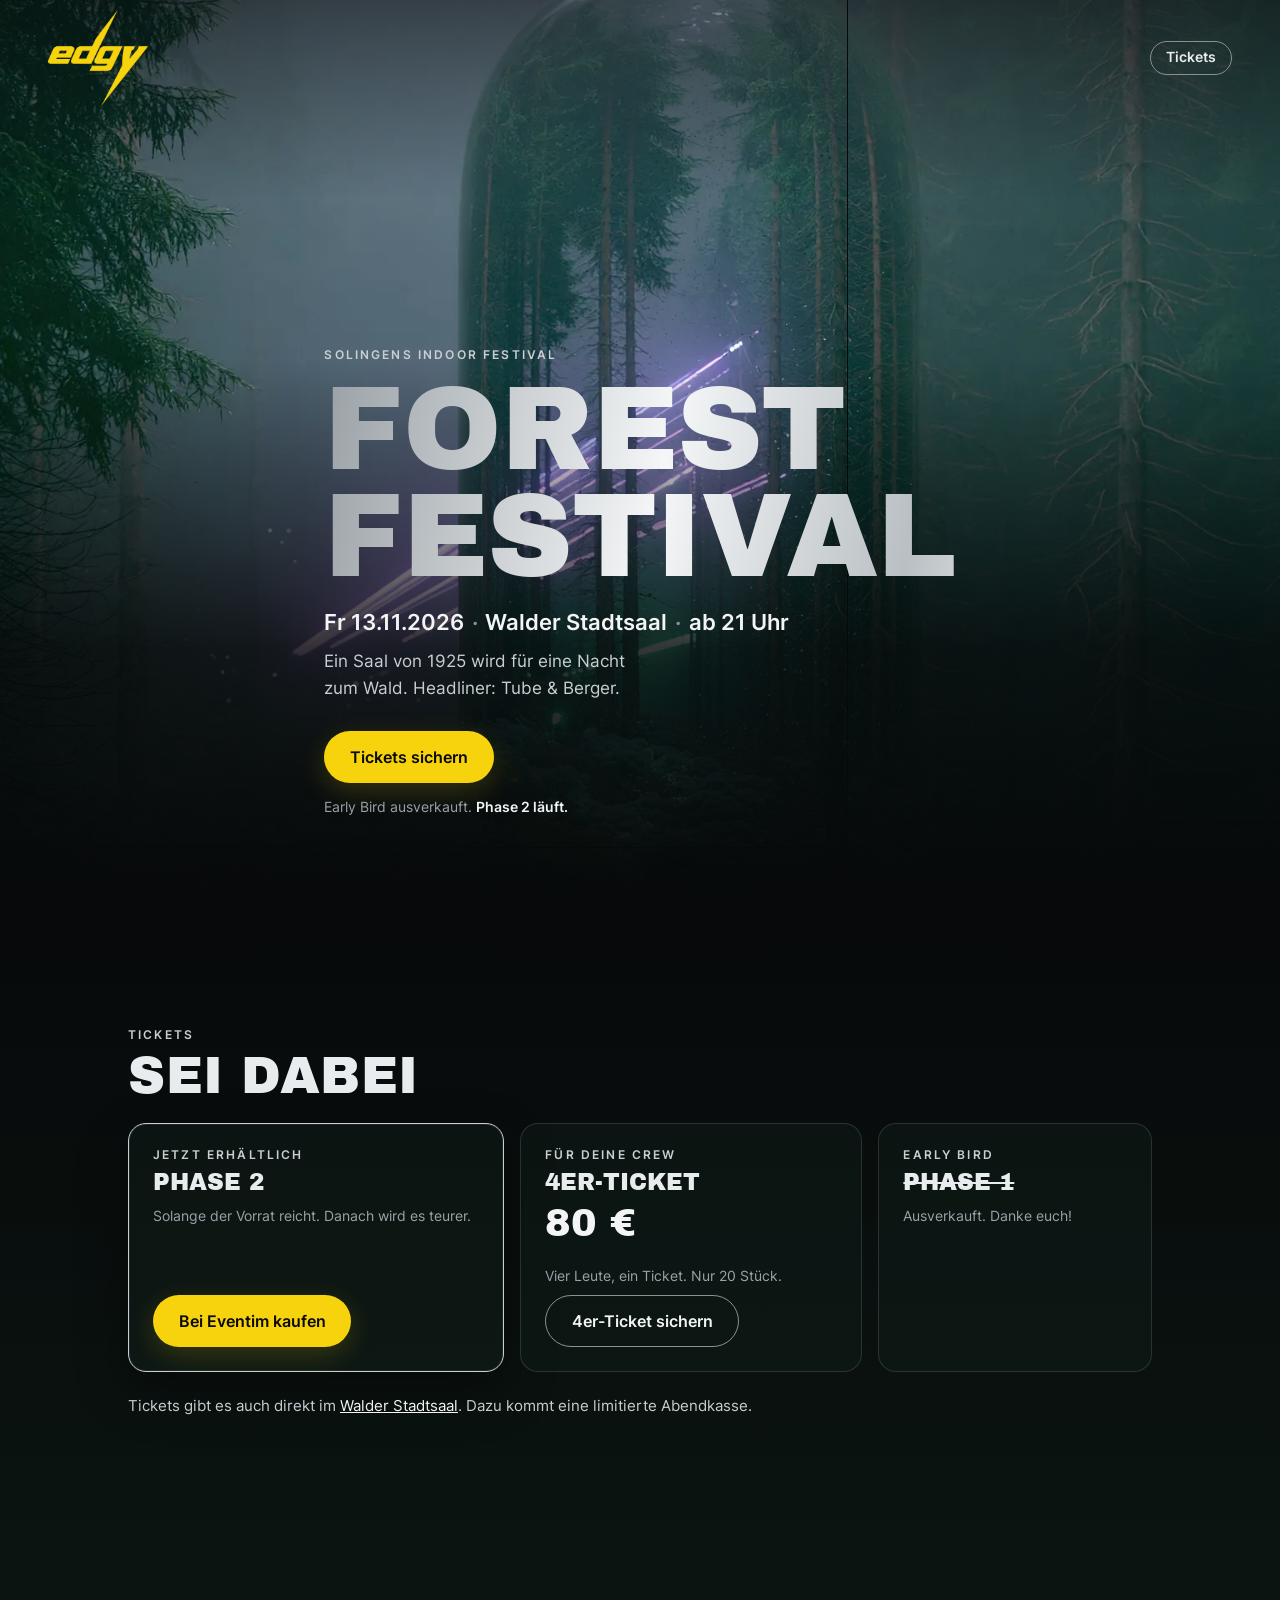
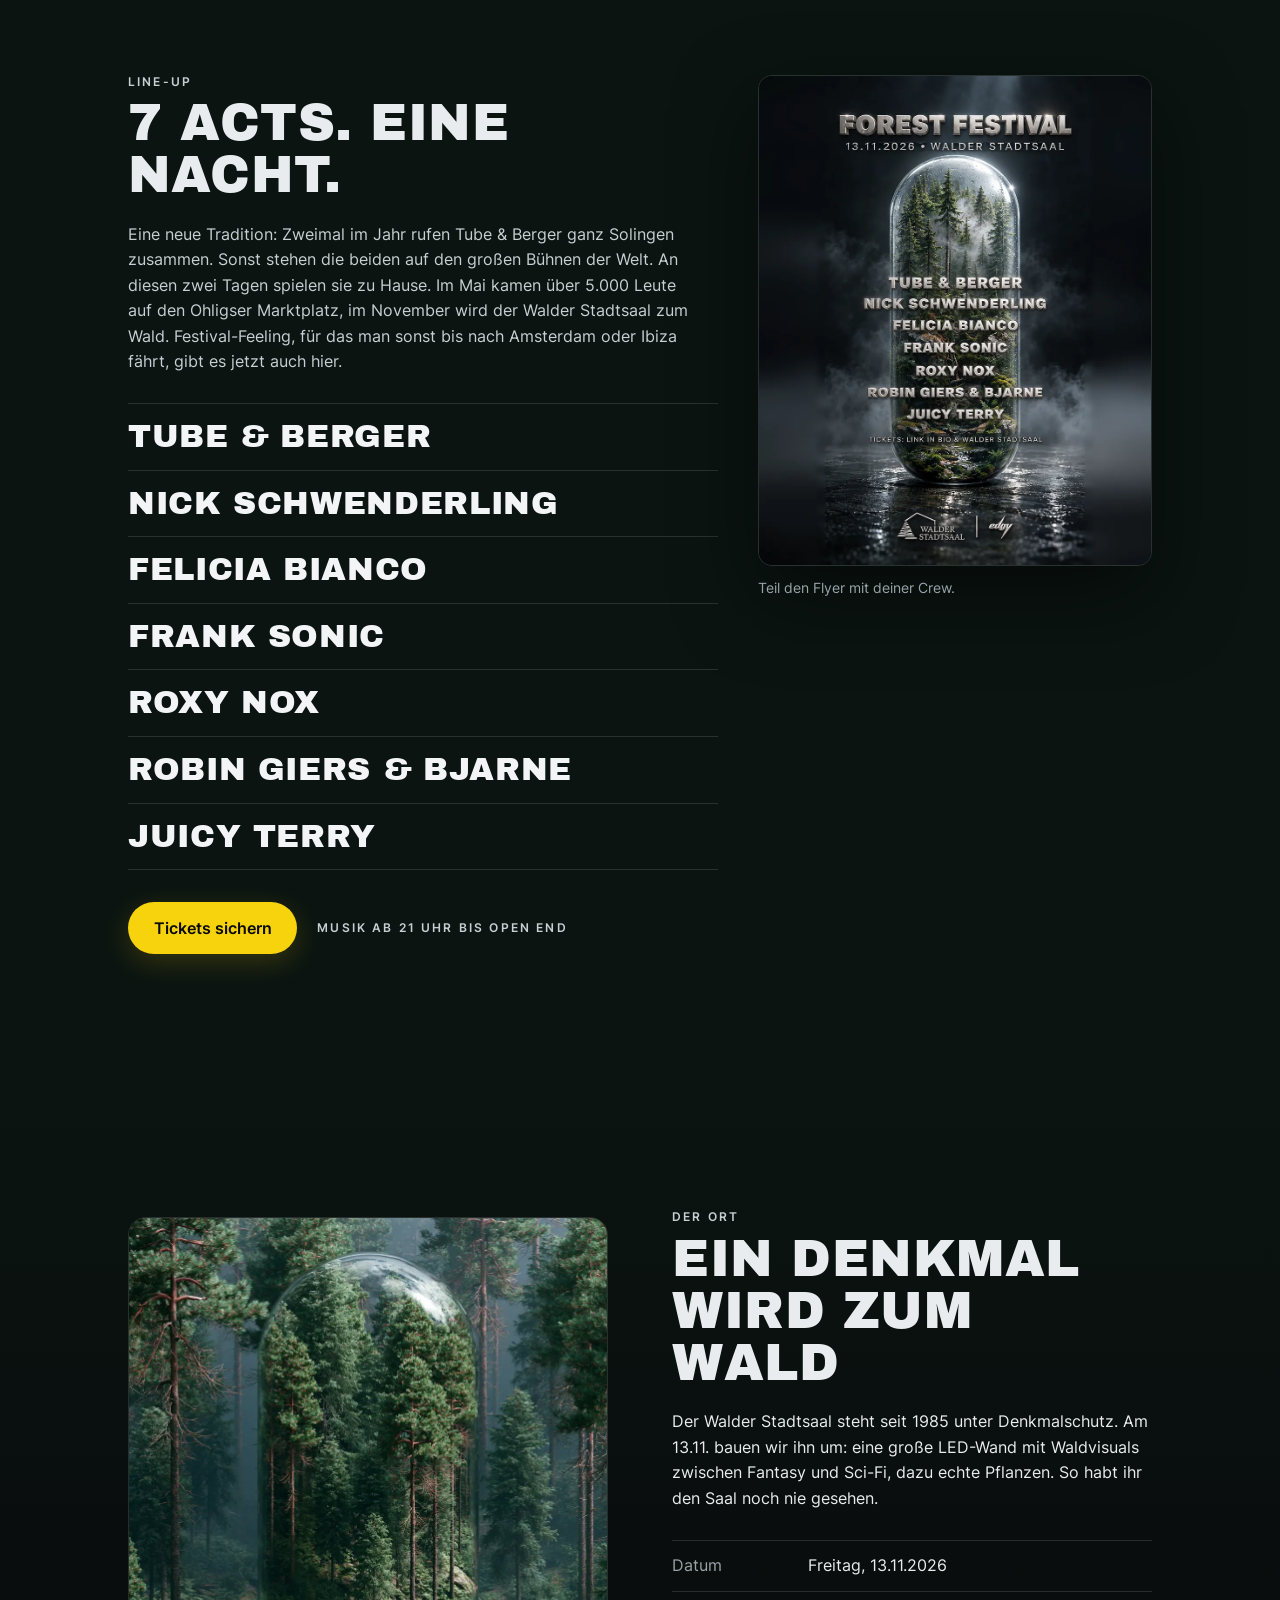
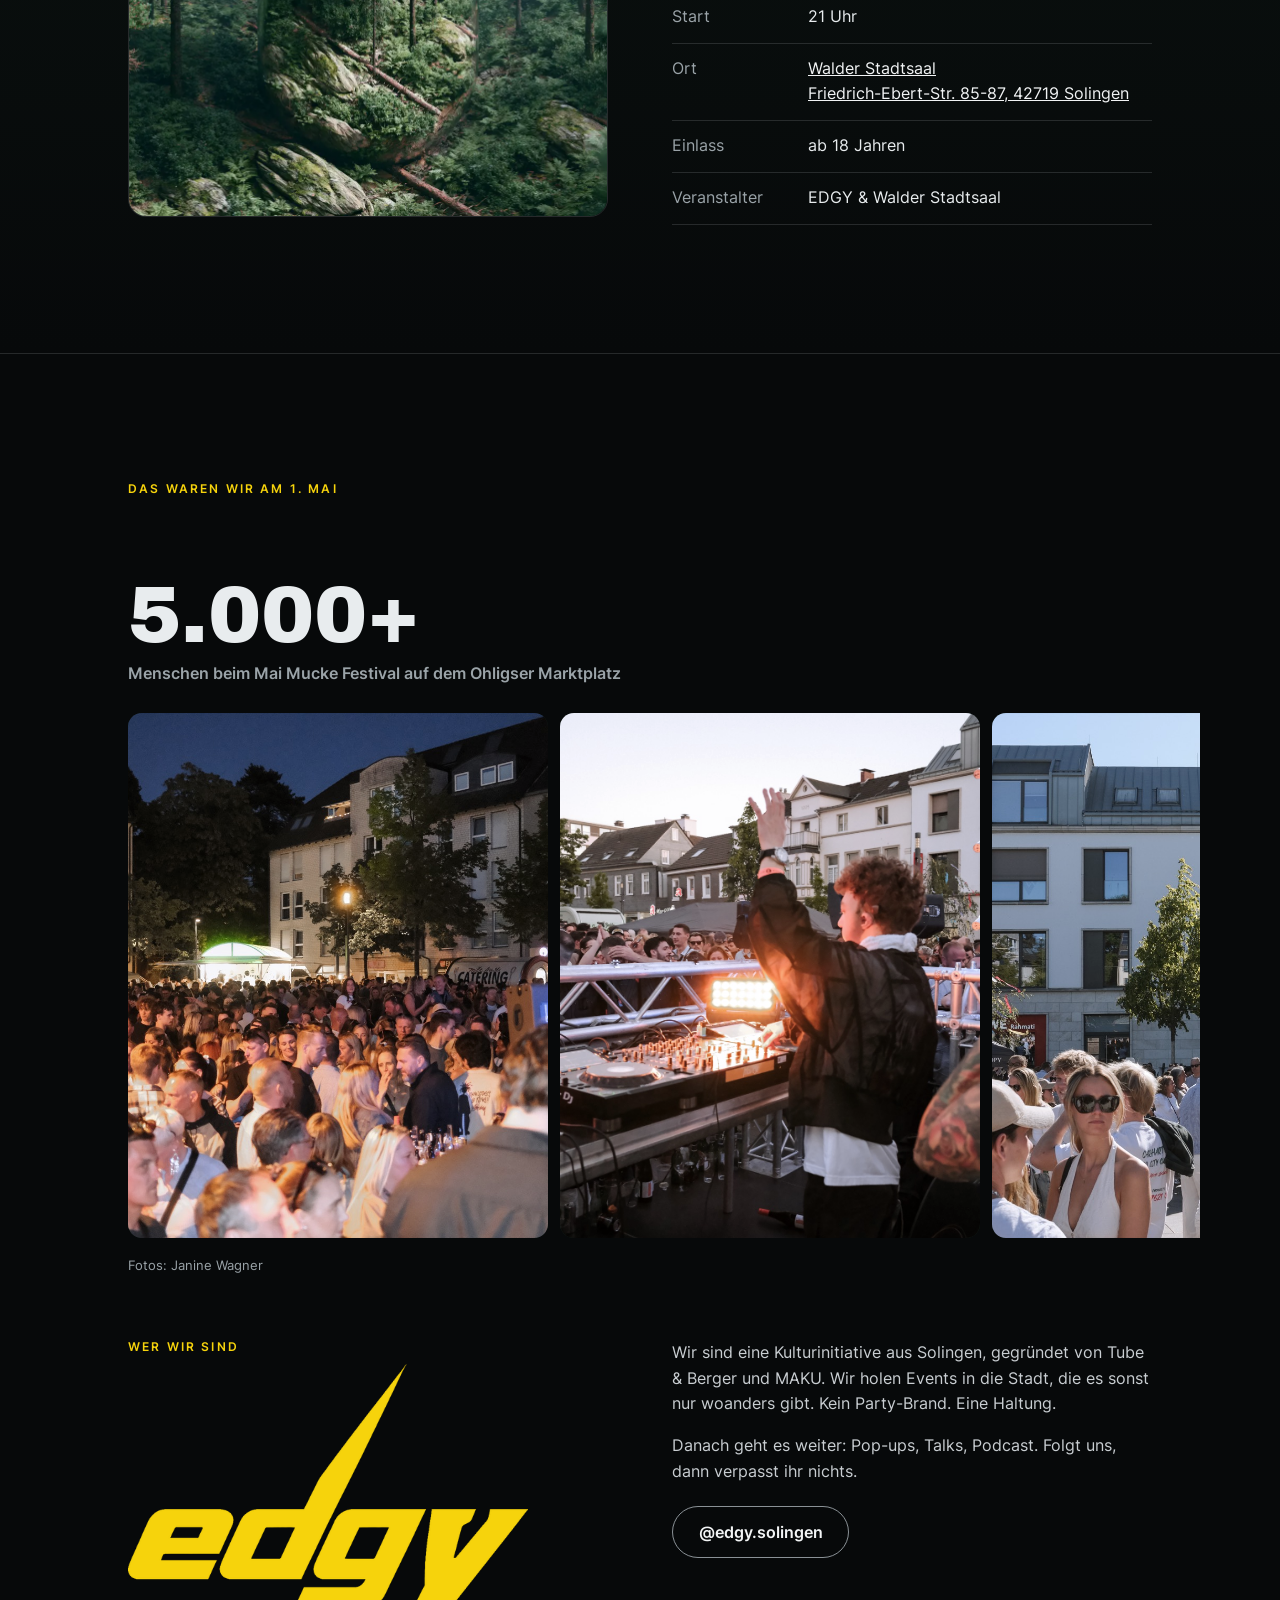
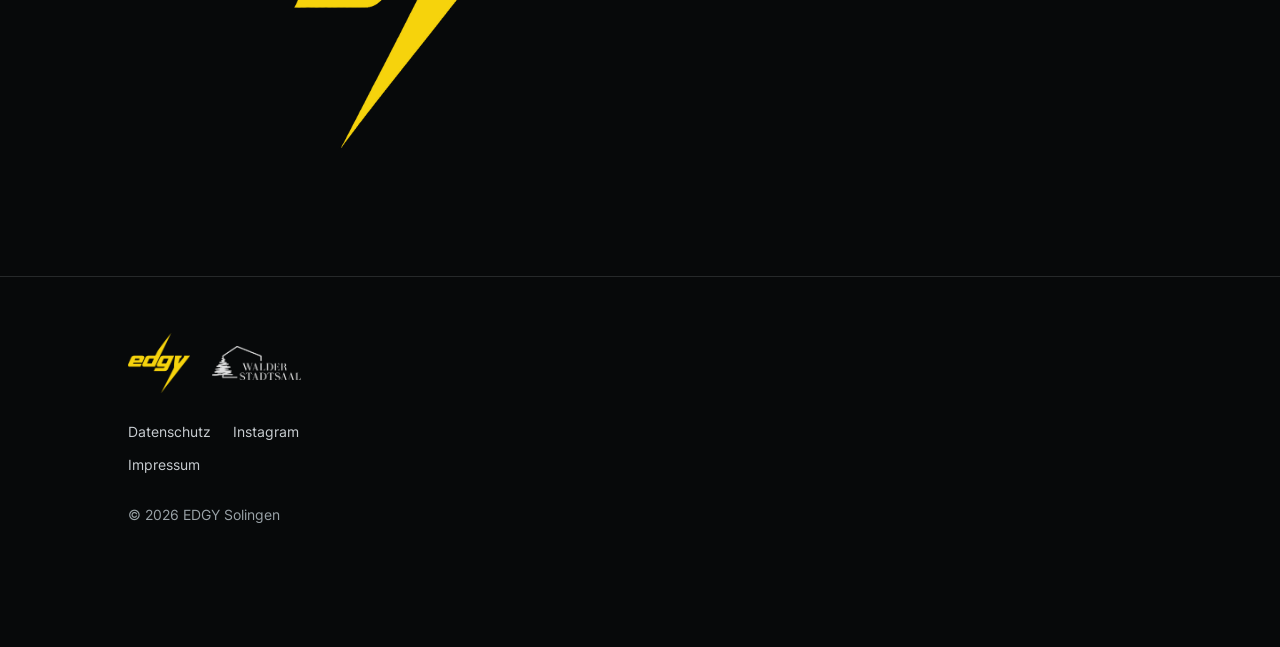
<file: index.html>
<!doctype html>
<html lang="de">
<head>
<meta charset="utf-8">
<meta name="viewport" content="width=device-width, initial-scale=1, viewport-fit=cover">
<title>Forest Festival · 13.11.2026 · Walder Stadtsaal Solingen | EDGY</title>
<meta name="description" content="Solingens Indoor Festival: Am Freitag, 13.11.2026 wird der Walder Stadtsaal für eine Nacht zum Wald. Mit Tube &amp; Berger und sechs weiteren Acts. Tickets bei Eventim und im Walder Stadtsaal.">
<meta name="theme-color" content="#07090A">
<link rel="canonical" href="https://edgykultur.de/">
<meta property="og:type" content="website">
<meta property="og:locale" content="de_DE">
<meta property="og:site_name" content="EDGY Solingen">
<meta property="og:title" content="Forest Festival · 13.11.2026 · Walder Stadtsaal">
<meta property="og:description" content="Solingens Indoor Festival. Ein Saal von 1925 wird für eine Nacht zum Wald. Mit Tube &amp; Berger.">
<meta property="og:image" content="https://edgykultur.de/img/forest-og.jpg">
<meta property="og:image:width" content="1200">
<meta property="og:image:height" content="630">
<meta property="og:url" content="https://edgykultur.de/">
<meta name="twitter:card" content="summary_large_image">
<link rel="preload" href="fonts/archivo-black.woff2" as="font" type="font/woff2" crossorigin>
<link rel="preload" as="image" href="img/forest-hero-m.webp" media="(max-width: 800px)">
<link rel="preload" as="image" type="image/webp" imagesrcset="img/forest-hero-d-1920.webp 1920w, img/forest-hero-d-3200.webp 3200w" imagesizes="100vw" media="(min-width: 801px)">
<script type="application/ld+json">
{"@context":"https://schema.org","@type":"MusicEvent",
"name":"Forest Festival",
"description":"Solingens Indoor Festival. Der denkmalgeschützte Walder Stadtsaal wird für eine Nacht zum Wald.",
"startDate":"2026-11-13T21:00:00+01:00",
"eventStatus":"https://schema.org/EventScheduled",
"eventAttendanceMode":"https://schema.org/OfflineEventAttendanceMode",
"location":{"@type":"Place","name":"Walder Stadtsaal","address":{"@type":"PostalAddress","streetAddress":"Friedrich-Ebert-Str. 85-87","postalCode":"42719","addressLocality":"Solingen","addressCountry":"DE"}},
"image":["https://edgykultur.de/img/forest-og.jpg","https://edgykultur.de/img/forest-flyer.jpg"],
"performer":[{"@type":"MusicGroup","name":"Tube & Berger"},{"@type":"Person","name":"Nick Schwenderling"},{"@type":"Person","name":"Felicia Bianco"},{"@type":"Person","name":"Frank Sonic"},{"@type":"Person","name":"Roxy Nox"},{"@type":"MusicGroup","name":"Robin Giers & Bjarne"},{"@type":"Person","name":"Juicy Terry"}],
"organizer":[{"@type":"Organization","name":"EDGY","url":"https://edgykultur.de"},{"@type":"Organization","name":"Walder Stadtsaal","url":"https://www.walder-stadtsaal.de"}],
"offers":{"@type":"Offer","url":"https://www.eventim.de/event/forest-festival-walder-stadtsaal-walder-stadtsaal-22087939/","priceCurrency":"EUR","availability":"https://schema.org/InStock"}}
</script>
<style>
@font-face{font-family:"Archivo Black";src:url(fonts/archivo-black.woff2) format("woff2");font-weight:400;font-display:swap}
@font-face{font-family:Inter;src:url(fonts/inter-400.woff2) format("woff2");font-weight:400;font-display:swap}
@font-face{font-family:Inter;src:url(fonts/inter-600.woff2) format("woff2");font-weight:600;font-display:swap}
:root{
  --bg:#07090A;--forest-900:#0B1411;--forest-700:#13241D;--moss:#2E4A3C;--glow:#7FE0C2;
  --silver-100:#F2F4F5;--silver-300:#C9CED2;--silver-500:#8A9196;
  --text:#E8ECEE;--muted:#9AA3A8;--line:rgba(201,206,210,.16);
  --edgy:#F6D30C;--edgy-ink:#0A0A0A;
  --display:"Archivo Black",Impact,"Arial Black",sans-serif;
  --body:Inter,system-ui,-apple-system,"Segoe UI",Roboto,sans-serif;
  --gutter:clamp(18px,5vw,48px);--max:1120px;
}
*{box-sizing:border-box;margin:0;padding:0}
html{scroll-behavior:smooth;-webkit-text-size-adjust:100%}
body{background:var(--bg);color:var(--text);font:400 1rem/1.6 var(--body);-webkit-font-smoothing:antialiased;overflow-x:hidden}
img{display:block;max-width:100%;height:auto}
a{color:inherit}
.wrap{max-width:var(--max);margin:0 auto;padding:0 var(--gutter)}
.label{font:600 .75rem/1.2 var(--body);letter-spacing:.18em;text-transform:uppercase;color:var(--silver-300)}
.silver{background:linear-gradient(100deg,#9aa1a6 0%,#f4f6f7 22%,#b9bfc3 38%,#ffffff 50%,#a9b0b4 64%,#eef1f2 82%,#8f969b 100%);background-size:250% 100%;-webkit-background-clip:text;background-clip:text;color:transparent;animation:sheen 9s ease-in-out infinite}
@keyframes sheen{0%,100%{background-position:0% 50%}50%{background-position:100% 50%}}
h2{font:400 clamp(1.9rem,7vw,3.2rem)/1.02 var(--display);letter-spacing:.01em;text-transform:uppercase;margin:.5rem 0 1.25rem}
section{padding:clamp(72px,12vw,128px) 0;position:relative}
p+p{margin-top:1em}
.btn{display:inline-flex;align-items:center;justify-content:center;gap:.5em;min-height:52px;padding:0 1.6em;border-radius:999px;font:600 1rem/1 var(--body);text-decoration:none;transition:transform .2s,box-shadow .2s,background .2s}
.btn-primary{background:var(--edgy);color:var(--edgy-ink);box-shadow:0 8px 28px rgba(246,211,12,.18)}
.btn-primary:hover{transform:translateY(-2px);box-shadow:0 12px 36px rgba(246,211,12,.28)}
.btn-ghost{border:1px solid var(--silver-500);color:var(--silver-100)}
.btn-ghost:hover{border-color:var(--silver-100);background:rgba(255,255,255,.05)}
:focus-visible{outline:2px solid var(--edgy);outline-offset:3px}

/* NAV */
.nav{position:fixed;inset:0 0 auto 0;z-index:20;display:flex;align-items:center;justify-content:space-between;padding:14px var(--gutter);transition:background .3s,backdrop-filter .3s}
.nav.solid{background:rgba(7,9,10,.78);backdrop-filter:blur(10px);-webkit-backdrop-filter:blur(10px);border-bottom:1px solid var(--line)}
.nav{padding-top:10px;padding-bottom:10px}
.nav img{height:clamp(78px,7.5vw,108px);width:auto;transition:height .3s}
.nav.solid img{height:clamp(52px,4.8vw,66px)}
.about .logo-big{margin:.6rem 0 0}
.about .logo-big img{width:clamp(220px,42vw,400px);height:auto}
.nav a.tix{font:600 .85rem/1 var(--body);text-decoration:none;padding:.7em 1.1em;border:1px solid var(--silver-500);border-radius:999px}

/* HERO */
.hero{min-height:100svh;display:flex;align-items:flex-end;padding:0 0 clamp(48px,9vh,96px);overflow:hidden;isolation:isolate}
.hero picture,.hero picture img{position:absolute;inset:0;width:100%;height:100%;object-fit:cover;z-index:-2}
.hero picture img{animation:kb 2.4s cubic-bezier(.2,.7,.2,1) both}
@keyframes kb{from{transform:scale(1.07)}to{transform:scale(1)}}
.hero::after{content:"";position:absolute;inset:0;z-index:-1;background:linear-gradient(to bottom,rgba(7,9,10,.55) 0%,rgba(7,9,10,0) 22%,rgba(7,9,10,0) 40%,rgba(7,9,10,.82) 72%,var(--bg) 100%)}
.hero h1{font:400 clamp(3rem,13.5vw,7.4rem)/.9 var(--display);letter-spacing:-.005em;text-transform:uppercase;margin:.9rem 0 1.1rem}
.hero .meta{font:600 clamp(1.05rem,4.2vw,1.35rem)/1.35 var(--body);color:var(--silver-100)}
.nw{white-space:nowrap;font-weight:inherit}
.hero .meta span{color:var(--silver-500);padding:0 .35em}
.hero .lead{color:var(--silver-300);max-width:30ch;margin:.7rem 0 1.8rem;font-size:1.05rem}
.hero .note{margin-top:.9rem;font-size:.85rem;color:var(--muted)}
.hero .note b{color:var(--silver-100);font-weight:600}
.fireflies{position:absolute;inset:0;z-index:-1;pointer-events:none}
.fireflies i{position:absolute;width:5px;height:5px;border-radius:50%;background:radial-gradient(circle,#effff9 0%,var(--glow) 45%,rgba(127,224,194,0) 75%);box-shadow:0 0 14px 4px rgba(127,224,194,.55);opacity:0;animation:fly var(--d,9s) ease-in-out calc(var(--w,0s)*-1) infinite}
.fireflies i:nth-child(3n){width:7px;height:7px}
.fireflies i:nth-child(4n+1){width:3px;height:3px}
@keyframes fly{0%{opacity:0;transform:translate(0,0)}15%{opacity:1}50%{opacity:.6;transform:translate(var(--x,20px),var(--y,-40px))}80%{opacity:.95}100%{opacity:0;transform:translate(calc(var(--x,20px)*1.6),calc(var(--y,-40px)*1.8))}}

/* TICKETS */
.tickets{background:linear-gradient(to bottom,var(--bg),var(--forest-900))}
.cards{display:grid;gap:16px;grid-template-columns:1fr}
.card{border:1px solid var(--line);border-radius:18px;padding:24px;background:rgba(19,36,29,.35);display:flex;flex-direction:column;gap:.5rem}
.card.active{border-color:var(--silver-300);box-shadow:inset 0 0 0 1px rgba(242,244,245,.08),0 20px 50px rgba(0,0,0,.35)}
.card h3{font:400 1.45rem/1.1 var(--display);text-transform:uppercase}
.card .price{font:400 2.4rem/1 var(--display);color:var(--silver-100)}
.card .small{color:var(--muted);font-size:.9rem}
.card .btn{margin-top:auto;align-self:flex-start}
.card.gone{opacity:.55}
.card.gone h3{text-decoration:line-through;text-decoration-thickness:2px}
.tix-info{margin-top:22px;color:var(--silver-300);font-size:.95rem}
.tix-info a{color:var(--silver-100)}
@media(min-width:760px){.cards{grid-template-columns:1.1fr 1fr .8fr}}

/* LINEUP */
.lineup{background:var(--forest-900)}
.lineup .grid{display:grid;gap:40px}
.lineup .intro{color:var(--silver-300);max-width:56ch;margin-bottom:28px}
.acts{list-style:none;border-top:1px solid var(--line)}
.acts li{display:flex;flex-wrap:wrap;align-items:baseline;justify-content:space-between;gap:.2rem 1rem;padding:16px 0;border-bottom:1px solid var(--line)}
.acts .name{font:400 clamp(1.3rem,5.6vw,2rem)/1.05 var(--display);text-transform:uppercase;letter-spacing:.02em;color:var(--silver-100)}
.acts .tag{font-size:.82rem;color:var(--muted)}
.acts li.head .tag{color:var(--silver-300)}
.flyer{border-radius:14px;overflow:hidden;border:1px solid var(--line);box-shadow:0 30px 80px rgba(0,0,0,.5)}
.flyer-cap{margin-top:12px;font-size:.85rem;color:var(--muted)}
.after-cta{margin-top:32px;display:flex;flex-wrap:wrap;align-items:center;gap:14px 20px}
@media(min-width:900px){.lineup .grid{grid-template-columns:1.2fr .8fr;align-items:start}}

/* ORT */
.ort{background:linear-gradient(to bottom,var(--forest-900),var(--bg))}
.ort .grid{display:grid;gap:32px}
.ort .img{border-radius:18px;overflow:hidden;aspect-ratio:4/5;border:1px solid var(--line)}
.ort .img img{width:100%;height:100%;object-fit:cover}
.facts{list-style:none;margin-top:28px;display:grid;gap:0;border-top:1px solid var(--line)}
.facts li{display:grid;grid-template-columns:7.5rem 1fr;gap:1rem;padding:13px 0;border-bottom:1px solid var(--line);font-size:.97rem}
.facts li span:first-child{color:var(--muted)}
.facts a{color:var(--silver-100)}
@media(min-width:900px){.ort .grid{grid-template-columns:1fr 1fr;align-items:center;gap:64px}}

/* EDGY / MAI MUCKE */
.edgy{background:var(--bg);border-top:1px solid var(--line)}
.edgy .label{color:var(--edgy)}
.edgy .big{font:400 clamp(2.6rem,11vw,5rem)/1 var(--display);color:var(--text)}
.edgy .big small{display:block;font:600 1rem/1.4 var(--body);color:var(--muted);margin-top:.4rem;text-transform:none;letter-spacing:0}
.strip{display:flex;gap:12px;overflow-x:auto;scroll-snap-type:x mandatory;padding:28px var(--gutter) 8px;margin:0 calc(var(--gutter)*-1);scrollbar-width:none}
.strip::-webkit-scrollbar{display:none}
.strip figure{flex:0 0 auto;width:min(78vw,420px);aspect-ratio:4/5;border-radius:14px;overflow:hidden;scroll-snap-align:center;background:var(--forest-700)}
.strip img{width:100%;height:100%;object-fit:cover;filter:saturate(.88) contrast(1.03)}
.credit{font-size:.8rem;color:var(--muted);margin-top:10px}
.about{display:grid;gap:32px;margin-top:64px}
.about p{color:var(--silver-300);max-width:56ch}
.about .row{display:flex;flex-wrap:wrap;gap:12px;margin-top:22px}
@media(min-width:900px){.about{grid-template-columns:1fr 1fr;gap:64px}}

/* FOOTER */
footer{border-top:1px solid var(--line);padding:56px 0 120px;color:var(--muted);font-size:.88rem}
footer .logos{display:flex;align-items:center;gap:22px;margin-bottom:28px}
footer .logos img{height:34px;width:auto;opacity:.9}
footer .logos img.edgy-mark{height:60px;opacity:1}
footer .links{display:flex;flex-wrap:wrap;gap:8px 22px;margin-bottom:10px}
footer .links a{text-decoration:none;color:var(--silver-300)}
details.impressum summary{cursor:pointer;color:var(--silver-300);list-style:none}
details.impressum summary::-webkit-details-marker{display:none}
details.impressum[open] summary{margin-bottom:14px}
details.impressum p{max-width:62ch}

/* STICKY BAR (mobil) */
.sticky{position:fixed;left:12px;right:12px;bottom:max(12px,env(safe-area-inset-bottom));z-index:30;display:flex;align-items:center;justify-content:space-between;gap:12px;padding:10px 10px 10px 18px;border-radius:999px;background:rgba(11,20,17,.9);backdrop-filter:blur(12px);-webkit-backdrop-filter:blur(12px);border:1px solid var(--line);box-shadow:0 12px 40px rgba(0,0,0,.5);transform:translateY(140%);transition:transform .35s cubic-bezier(.2,.7,.2,1)}
.sticky.show{transform:none}
.sticky span{font:600 .9rem/1.2 var(--body)}
.sticky span em{font-style:normal;color:var(--muted);font-weight:400}
.sticky .btn{min-height:44px;padding:0 1.3em}
@media(min-width:900px){.sticky{display:none}}

/* REVEAL */
.rv{opacity:0;transform:translateY(10px);transition:opacity .8s ease,transform .8s ease}
.rv.in{opacity:1;transform:none}
@media (prefers-reduced-motion:reduce){*,*::before,*::after{animation:none!important;transition:none!important}.rv{opacity:1;transform:none}}
</style>
</head>
<body>

<header class="nav" id="nav">
  <a href="#top" aria-label="EDGY Startseite"><picture><source srcset="img/edgy-logo-280.webp 280w, img/edgy-logo-560.webp 560w" sizes="112px" type="image/webp"><img src="img/edgy-logo-280.png" srcset="img/edgy-logo-280.png 280w, img/edgy-logo-560.png 560w" sizes="112px" alt="EDGY" width="280" height="269"></picture></a>
  <a class="tix" href="#tickets">Tickets</a>
</header>

<main id="top">
<!-- HERO -->
<section class="hero" id="hero">
  <picture>
    <source media="(min-width: 801px)" srcset="img/forest-hero-d-1920.webp 1920w, img/forest-hero-d-3200.webp 3200w" sizes="100vw" type="image/webp">
    <source media="(min-width: 801px)" srcset="img/forest-hero-d-1920.jpg 1920w, img/forest-hero-d-3200.jpg 3200w" sizes="100vw">
    <source srcset="img/forest-hero-m.webp" type="image/webp">
    <img src="img/forest-hero-m.jpg" alt="Nebliger Wald mit leuchtender Glaskapsel" width="1080" height="1929" fetchpriority="high">
  </picture>
  <div class="fireflies" aria-hidden="true">
    <i style="left:12%;top:58%;--d:10s;--w:.4s;--x:30px;--y:-60px"></i>
    <i style="left:22%;top:72%;--d:12s;--w:2.1s;--x:-20px;--y:-50px"></i>
    <i style="left:34%;top:48%;--d:9s;--w:1.2s;--x:40px;--y:-30px"></i>
    <i style="left:46%;top:66%;--d:13s;--w:3.3s;--x:-35px;--y:-70px"></i>
    <i style="left:58%;top:40%;--d:11s;--w:.9s;--x:25px;--y:-45px"></i>
    <i style="left:66%;top:62%;--d:10s;--w:4.2s;--x:-30px;--y:-40px"></i>
    <i style="left:74%;top:52%;--d:14s;--w:1.7s;--x:20px;--y:-65px"></i>
    <i style="left:83%;top:70%;--d:9.5s;--w:2.8s;--x:-25px;--y:-35px"></i>
    <i style="left:90%;top:45%;--d:12.5s;--w:.2s;--x:-40px;--y:-55px"></i>
    <i style="left:6%;top:38%;--d:11.5s;--w:3.8s;--x:35px;--y:-40px"></i>
    <i style="left:52%;top:78%;--d:10.5s;--w:5s;--x:15px;--y:-60px"></i>
    <i style="left:28%;top:30%;--d:13.5s;--w:2.4s;--x:-20px;--y:-30px"></i>
    <i style="left:70%;top:28%;--d:12s;--w:6s;--x:25px;--y:-25px"></i>
    <i style="left:40%;top:86%;--d:9s;--w:4.6s;--x:-30px;--y:-50px"></i>
    <i style="left:3%;top:64%;--d:12.5s;--w:1.5s;--x:25px;--y:-55px"></i>
    <i style="left:17%;top:44%;--d:10s;--w:5.4s;--x:-25px;--y:-40px"></i>
    <i style="left:19%;top:84%;--d:13s;--w:.7s;--x:30px;--y:-65px"></i>
    <i style="left:31%;top:62%;--d:11s;--w:6.3s;--x:-35px;--y:-45px"></i>
    <i style="left:37%;top:36%;--d:9.5s;--w:3s;--x:20px;--y:-35px"></i>
    <i style="left:43%;top:54%;--d:14s;--w:.1s;--x:-15px;--y:-60px"></i>
    <i style="left:49%;top:32%;--d:12s;--w:4.9s;--x:30px;--y:-30px"></i>
    <i style="left:55%;top:58%;--d:10.5s;--w:2.6s;--x:-40px;--y:-50px"></i>
    <i style="left:61%;top:84%;--d:11.5s;--w:5.8s;--x:25px;--y:-70px"></i>
    <i style="left:63%;top:46%;--d:13.5s;--w:1.1s;--x:-20px;--y:-40px"></i>
    <i style="left:78%;top:36%;--d:9s;--w:3.6s;--x:-30px;--y:-35px"></i>
    <i style="left:79%;top:80%;--d:12.5s;--w:6.7s;--x:35px;--y:-55px"></i>
    <i style="left:87%;top:58%;--d:10s;--w:1.9s;--x:-25px;--y:-60px"></i>
    <i style="left:94%;top:74%;--d:13s;--w:4.4s;--x:-35px;--y:-45px"></i>
    <i style="left:9%;top:90%;--d:11s;--w:2.2s;--x:40px;--y:-70px"></i>
    <i style="left:96%;top:33%;--d:14.5s;--w:5.1s;--x:-30px;--y:-30px"></i>
    <i style="left:14%;top:22%;--d:12s;--w:3.2s;--x:30px;--y:-35px"></i>
    <i style="left:24%;top:56%;--d:9.5s;--w:7.1s;--x:-25px;--y:-55px"></i>
    <i style="left:33%;top:76%;--d:11.5s;--w:1.4s;--x:35px;--y:-45px"></i>
    <i style="left:45%;top:24%;--d:13s;--w:5.7s;--x:-30px;--y:-25px"></i>
    <i style="left:50%;top:90%;--d:10s;--w:2.9s;--x:20px;--y:-65px"></i>
    <i style="left:57%;top:70%;--d:12.5s;--w:6.1s;--x:-20px;--y:-50px"></i>
    <i style="left:68%;top:50%;--d:9s;--w:.6s;--x:30px;--y:-40px"></i>
    <i style="left:72%;top:88%;--d:14s;--w:3.9s;--x:-35px;--y:-60px"></i>
    <i style="left:81%;top:24%;--d:11s;--w:6.9s;--x:20px;--y:-30px"></i>
    <i style="left:85%;top:46%;--d:13.5s;--w:2.3s;--x:-25px;--y:-45px"></i>
    <i style="left:92%;top:86%;--d:10.5s;--w:4.7s;--x:-30px;--y:-70px"></i>
    <i style="left:4%;top:76%;--d:12s;--w:5.5s;--x:35px;--y:-50px"></i>
    <i style="left:11%;top:50%;--d:9.5s;--w:1.8s;--x:25px;--y:-35px"></i>
    <i style="left:38%;top:44%;--d:14.5s;--w:6.5s;--x:-20px;--y:-40px"></i>
  </div>
  <div class="wrap">
    <p class="label">Solingens Indoor Festival</p>
    <h1 class="silver">Forest<br>Festival</h1>
    <p class="meta"><b class="nw">Fr 13.11.2026</b><span>·</span><b class="nw">Walder Stadtsaal</b><span>·</span><b class="nw">ab 21 Uhr</b></p>
    <p class="lead">Ein Saal von 1925 wird für eine Nacht zum Wald. Headliner: Tube &amp; Berger.</p>
    <a class="btn btn-primary" href="#tickets">Tickets sichern</a>
    <p class="note">Early Bird ausverkauft. <b>Phase 2 läuft.</b></p>
  </div>
</section>

<!-- TICKETS -->
<section class="tickets" id="tickets">
  <div class="wrap">
    <p class="label rv">Tickets</p>
    <h2 class="rv">Sei dabei</h2>
    <div class="cards">
      <article class="card active rv">
        <p class="label">Jetzt erhältlich</p>
        <h3>Phase 2</h3>
        <p class="small">Solange der Vorrat reicht. Danach wird es teurer.</p>
        <a class="btn btn-primary" href="https://www.eventim.de/event/forest-festival-walder-stadtsaal-walder-stadtsaal-22087939/">Bei Eventim kaufen</a>
      </article>
      <article class="card rv">
        <p class="label">Für deine Crew</p>
        <h3>4er-Ticket</h3>
        <p class="price">80 €</p>
        <p class="small">Vier Leute, ein Ticket. Nur 20 Stück.</p>
        <a class="btn btn-ghost" href="https://www.eventim.de/event/forest-festival-walder-stadtsaal-walder-stadtsaal-22087939/">4er-Ticket sichern</a>
      </article>
      <article class="card gone rv">
        <p class="label">Early Bird</p>
        <h3>Phase 1</h3>
        <p class="small">Ausverkauft. Danke euch!</p>
      </article>
    </div>
    <p class="tix-info rv">Tickets gibt es auch direkt im <a href="https://www.walder-stadtsaal.de/">Walder Stadtsaal</a>. Dazu kommt eine limitierte Abendkasse.</p>
  </div>
</section>

<!-- LINE-UP -->
<section class="lineup" id="lineup">
  <div class="wrap grid">
    <div>
      <p class="label rv">Line-up</p>
      <h2 class="rv">7 Acts. Eine Nacht.</h2>
      <p class="intro rv">Eine neue Tradition: Zweimal im Jahr rufen Tube &amp; Berger ganz Solingen zusammen. Sonst stehen die beiden auf den großen Bühnen der Welt. An diesen zwei Tagen spielen sie zu Hause. Im Mai kamen über 5.000 Leute auf den Ohligser Marktplatz, im November wird der Walder Stadtsaal zum Wald. Festival-Feeling, für das man sonst bis nach Amsterdam oder Ibiza fährt, gibt es jetzt auch hier.</p>
      <ul class="acts">
        <li class="head rv"><span class="name">Tube &amp; Berger</span></li>
        <li class="rv"><span class="name">Nick Schwenderling</span></li>
        <li class="rv"><span class="name">Felicia Bianco</span></li>
        <li class="rv"><span class="name">Frank Sonic</span></li>
        <li class="rv"><span class="name">Roxy Nox</span></li>
        <li class="rv"><span class="name">Robin Giers &amp; Bjarne</span></li>
        <li class="rv"><span class="name">Juicy Terry</span></li>
      </ul>
      <div class="after-cta rv">
        <a class="btn btn-primary" href="#tickets">Tickets sichern</a>
        <span class="label">Musik ab 21 Uhr bis open end</span>
      </div>
    </div>
    <figure class="rv">
      <div class="flyer"><picture><source srcset="img/forest-flyer.webp" type="image/webp"><img src="img/forest-flyer.jpg" alt="Flyer Forest Festival mit allen sieben Acts" width="900" height="1125" loading="lazy"></picture></div>
      <figcaption class="flyer-cap">Teil den Flyer mit deiner Crew.</figcaption>
    </figure>
  </div>
</section>

<!-- ORT -->
<section class="ort" id="ort">
  <div class="wrap grid">
    <div class="img rv"><picture><source srcset="img/forest-wald.webp" type="image/webp"><img src="img/forest-wald.jpg" alt="Wald mit Glaskapsel, Motiv des Forest Festivals" width="1200" height="1200" loading="lazy"></picture></div>
    <div>
      <p class="label rv">Der Ort</p>
      <h2 class="rv">Ein Denkmal wird zum Wald</h2>
      <p class="rv">Der Walder Stadtsaal steht seit 1985 unter Denkmalschutz. Am 13.11. bauen wir ihn um: eine große LED-Wand mit Waldvisuals zwischen Fantasy und Sci-Fi, dazu echte Pflanzen. So habt ihr den Saal noch nie gesehen.</p>
      <ul class="facts rv">
        <li><span>Datum</span><span>Freitag, 13.11.2026</span></li>
        <li><span>Start</span><span>21 Uhr</span></li>
        <li><span>Ort</span><span><a href="https://maps.google.com/?q=Walder+Stadtsaal,+Friedrich-Ebert-Str.+85-87,+42719+Solingen">Walder Stadtsaal<br>Friedrich-Ebert-Str. 85-87, 42719 Solingen</a></span></li>
        <li><span>Einlass</span><span>ab 18 Jahren</span></li>
        <li><span>Veranstalter</span><span>EDGY &amp; Walder Stadtsaal</span></li>
      </ul>
    </div>
  </div>
</section>

<!-- EDGY / MAI MUCKE -->
<section class="edgy" id="edgy">
  <div class="wrap">
    <p class="label rv">Das waren wir am 1. Mai</p>
    <p class="big rv">5.000+<small>Menschen beim Mai Mucke Festival auf dem Ohligser Marktplatz</small></p>
    <div class="strip" role="list" aria-label="Fotos vom Mai Mucke Festival">
      <figure role="listitem"><img src="img/mm_crowd_night1-web.jpg" alt="Crowd am Abend beim Mai Mucke Festival" loading="lazy"></figure>
      <figure role="listitem"><img src="img/mm_dj_stage-web.jpg" alt="DJ-Bühne beim Mai Mucke Festival" loading="lazy"></figure>
      <figure role="listitem"><img src="img/mm_crowd_day2-web.jpg" alt="Crowd tagsüber auf dem Ohligser Marktplatz" loading="lazy"></figure>
      <figure role="listitem"><img src="img/mm_p5-web.jpg" alt="Mai Mucke Festival" loading="lazy"></figure>
      <figure role="listitem"><img src="img/mm_p8-web.jpg" alt="Mai Mucke Festival" loading="lazy"></figure>
      <figure role="listitem"><img src="img/mm_p10-web.jpg" alt="Mai Mucke Festival" loading="lazy"></figure>
      <figure role="listitem"><img src="img/mm_p12-web.jpg" alt="Mai Mucke Festival" loading="lazy"></figure>
    </div>
    <p class="credit">Fotos: Janine Wagner</p>

    <div class="about">
      <div>
        <p class="label rv">Wer wir sind</p>
        <h2 class="rv logo-big"><picture><source srcset="img/edgy-logo-560.webp 560w, img/edgy-logo-1038.webp 1038w" sizes="(min-width: 900px) 400px, 42vw" type="image/webp"><img src="img/edgy-logo-560.png" srcset="img/edgy-logo-560.png 560w, img/edgy-logo-1038.png 1038w" sizes="(min-width: 900px) 400px, 42vw" alt="EDGY" width="560" height="538" loading="lazy"></picture></h2>
      </div>
      <div>
        <p class="rv">Wir sind eine Kulturinitiative aus Solingen, gegründet von Tube &amp; Berger und MAKU. Wir holen Events in die Stadt, die es sonst nur woanders gibt. Kein Party-Brand. Eine Haltung.</p>
        <p class="rv">Danach geht es weiter: Pop-ups, Talks, Podcast. Folgt uns, dann verpasst ihr nichts.</p>
        <div class="row rv">
          <a class="btn btn-ghost" href="https://www.instagram.com/edgy.solingen">@edgy.solingen</a>
        </div>
      </div>
    </div>
  </div>
</section>
</main>

<footer>
  <div class="wrap">
    <div class="logos">
      <img class="edgy-mark" src="img/edgy-logo-280.png" alt="EDGY" width="280" height="269" loading="lazy">
      <img src="img/logo-stadtsaal.png" alt="Walder Stadtsaal" width="400" height="153" loading="lazy">
    </div>
    <nav class="links" aria-label="Rechtliches">
      <a href="datenschutz.html">Datenschutz</a>
      <a href="https://www.instagram.com/edgy.solingen">Instagram</a>
    </nav>
    <details class="impressum" id="impressum">
      <summary>Impressum</summary>
      <p><b>Angaben gemäß § 5 DDG</b><br>Arndt Roerig<br>Hitdorfer Straße 186<br>51371 Leverkusen<br>Deutschland</p>
      <p><b>Kontakt</b><br>E-Mail: <a href="mailto:tube@kittball.com">tube@kittball.com</a><br>Instagram: <a href="https://www.instagram.com/edgy.solingen">@edgy.solingen</a></p>
      <p><b>Verantwortlich für den Inhalt nach § 18 Abs. 2 MStV</b><br>Arndt Roerig, Anschrift wie oben</p>
      <p><b>Haftung für Inhalte</b><br>Die Inhalte dieser Seite wurden mit größter Sorgfalt erstellt. Für Richtigkeit, Vollständigkeit und Aktualität übernehmen wir keine Gewähr. Für externe Links, etwa zu Eventim, sind ausschließlich deren Betreiber verantwortlich.</p>
      <p><b>Urheberrecht</b><br>Die Inhalte und Werke auf dieser Seite unterliegen dem deutschen Urheberrecht. Fotos Mai Mucke: Janine Wagner.</p>
    </details>
    <p style="margin-top:28px">© 2026 EDGY Solingen</p>
  </div>
</footer>

<div class="sticky" id="sticky" aria-hidden="true">
  <span>Forest Festival <em>· 13.11.</em></span>
  <a class="btn btn-primary" href="#tickets" tabindex="-1">Tickets</a>
</div>

<script>
(function(){
  var nav=document.getElementById('nav'),sticky=document.getElementById('sticky'),
      hero=document.getElementById('hero'),tix=document.getElementById('tickets');
  var heroOut=false,tixIn=false;
  function upd(){sticky.classList.toggle('show',heroOut&&!tixIn);sticky.setAttribute('aria-hidden',!(heroOut&&!tixIn));}
  if('IntersectionObserver' in window){
    new IntersectionObserver(function(e){heroOut=!e[0].isIntersecting;nav.classList.toggle('solid',heroOut);upd();},{threshold:.15}).observe(hero);
    new IntersectionObserver(function(e){tixIn=e[0].isIntersecting;upd();},{threshold:.2}).observe(tix);
    var io=new IntersectionObserver(function(es){es.forEach(function(e){if(e.isIntersecting){e.target.classList.add('in');io.unobserve(e.target);}});},{rootMargin:'0px 0px -8% 0px'});
    document.querySelectorAll('.rv').forEach(function(el){io.observe(el);});
  }else{document.querySelectorAll('.rv').forEach(function(el){el.classList.add('in');});}
  if(location.hash==='#impressum'){document.getElementById('impressum').open=true;}
})();
</script>
</body>
</html>
</file>
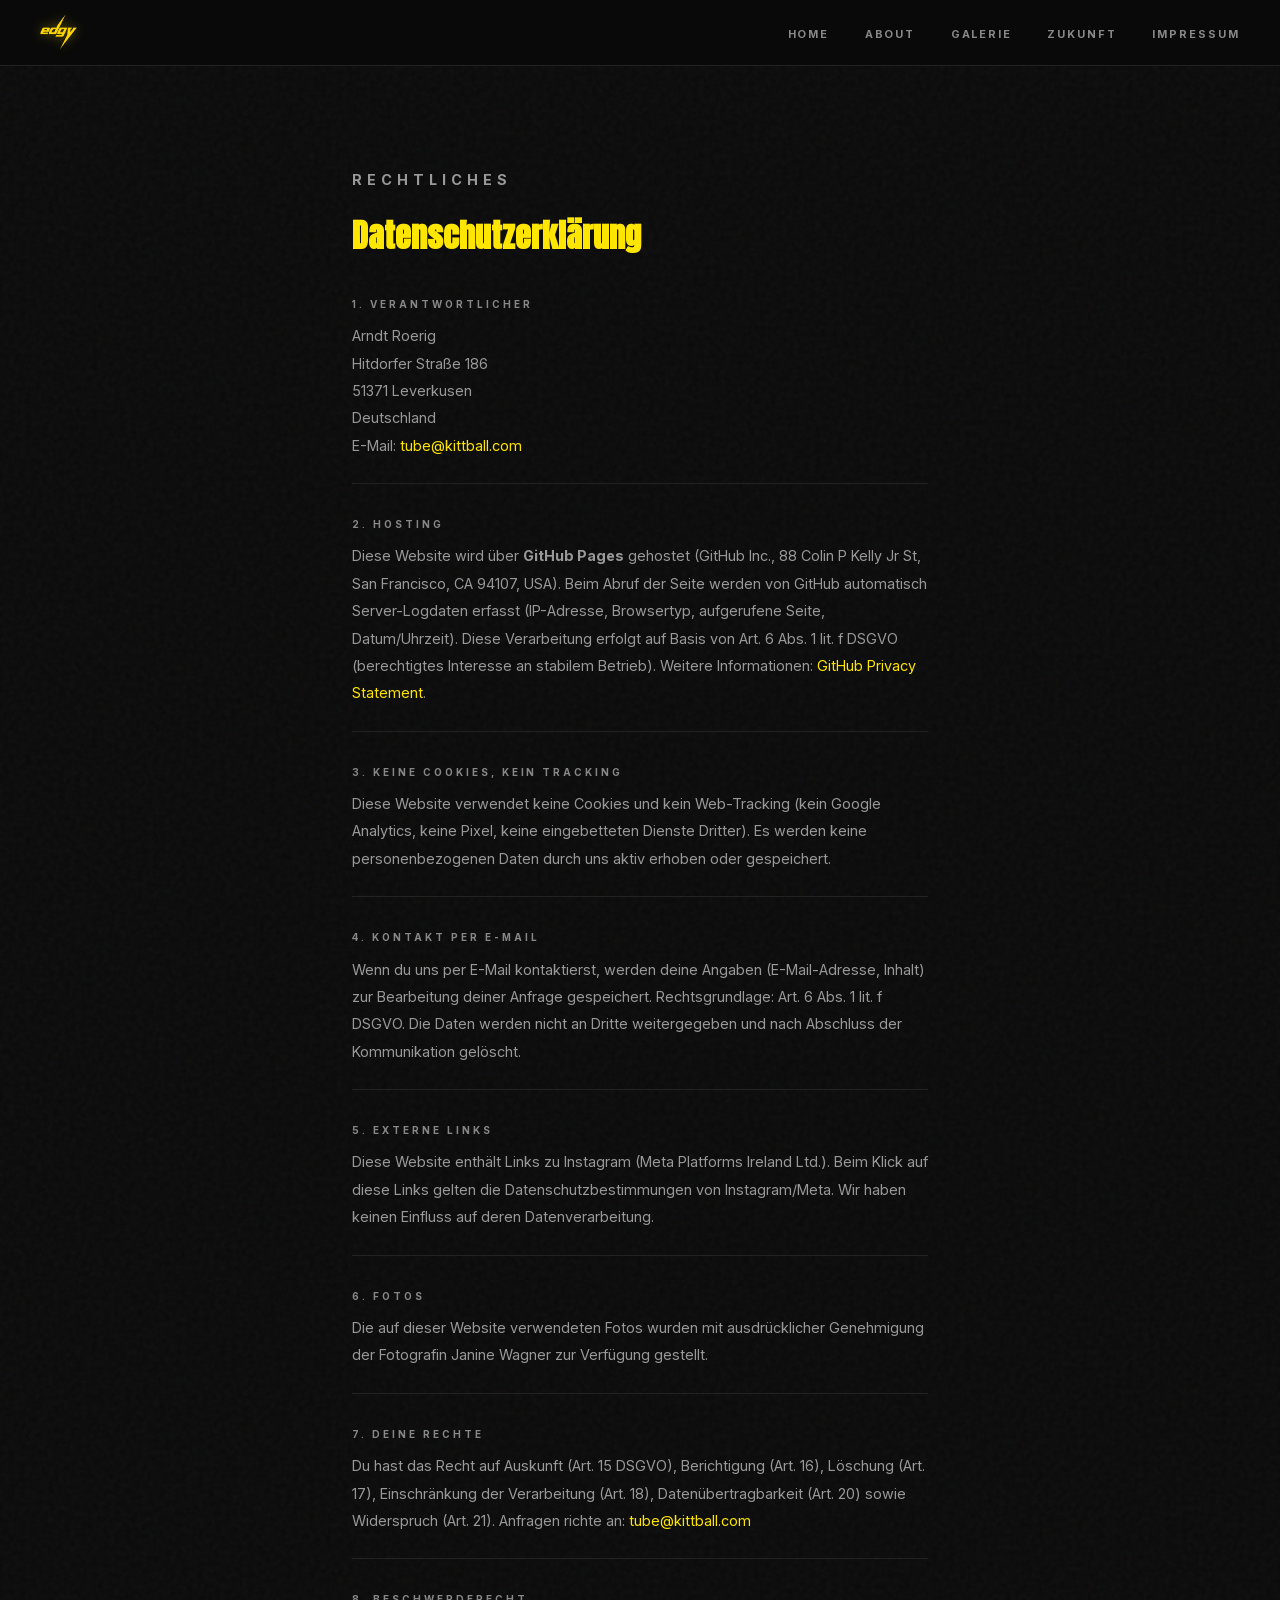
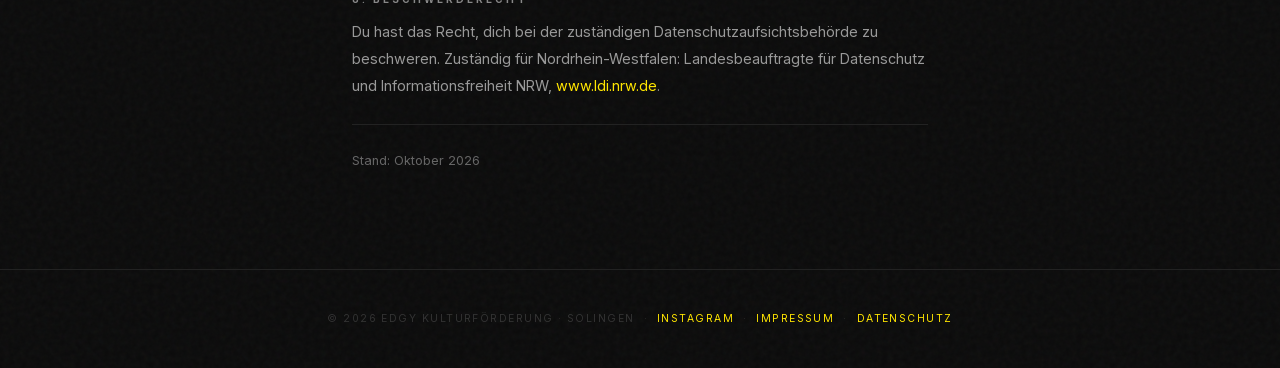
<file: datenschutz.html>
<!DOCTYPE html>
<html lang="de">
<head>
    <meta charset="UTF-8">
    <meta name="viewport" content="width=device-width, initial-scale=1.0">
    <title>Datenschutz — EDGY Kulturförderung</title>
    <link rel="stylesheet" href="style.css">
</head>
<body>

<nav>
    <a href="index.html" class="nav-logo">
        <img src="img/edgy_nav_logo.png" alt="EDGY">
    </a>
    <ul class="nav-links">
        <li><a href="index.html">Home</a></li>
        <li><a href="about.html">About</a></li>
        <li><a href="galerie.html">Galerie</a></li>
        <li><a href="zukunft.html">Zukunft</a></li>
        <li><a href="impressum.html">Impressum</a></li>
    </ul>
</nav>

<main>
    <div class="impressum-wrap">
        <p class="section-label" style="margin-top:2rem">Rechtliches</p>
        <h2>Datenschutzerklärung</h2>

        <h3>1. Verantwortlicher</h3>
        <address>Arndt Roerig<br>Hitdorfer Straße 186<br>51371 Leverkusen<br>Deutschland<br>E-Mail: <a href="mailto:tube@kittball.com">tube@kittball.com</a></address>

        <hr>

        <h3>2. Hosting</h3>
        <p>Diese Website wird über <strong>GitHub Pages</strong> gehostet (GitHub Inc., 88 Colin P Kelly Jr St, San Francisco, CA 94107, USA). Beim Abruf der Seite werden von GitHub automatisch Server-Logdaten erfasst (IP-Adresse, Browsertyp, aufgerufene Seite, Datum/Uhrzeit). Diese Verarbeitung erfolgt auf Basis von Art. 6 Abs. 1 lit. f DSGVO (berechtigtes Interesse an stabilem Betrieb). Weitere Informationen: <a href="https://docs.github.com/de/site-policy/privacy-policies/github-general-privacy-statement" target="_blank" rel="noopener noreferrer">GitHub Privacy Statement</a>.</p>

        <hr>

        <h3>3. Keine Cookies, kein Tracking</h3>
        <p>Diese Website verwendet keine Cookies und kein Web-Tracking (kein Google Analytics, keine Pixel, keine eingebetteten Dienste Dritter). Es werden keine personenbezogenen Daten durch uns aktiv erhoben oder gespeichert.</p>

        <hr>

        <h3>4. Kontakt per E-Mail</h3>
        <p>Wenn du uns per E-Mail kontaktierst, werden deine Angaben (E-Mail-Adresse, Inhalt) zur Bearbeitung deiner Anfrage gespeichert. Rechtsgrundlage: Art. 6 Abs. 1 lit. f DSGVO. Die Daten werden nicht an Dritte weitergegeben und nach Abschluss der Kommunikation gelöscht.</p>

        <hr>

        <h3>5. Externe Links</h3>
        <p>Diese Website enthält Links zu Instagram (Meta Platforms Ireland Ltd.). Beim Klick auf diese Links gelten die Datenschutzbestimmungen von Instagram/Meta. Wir haben keinen Einfluss auf deren Datenverarbeitung.</p>

        <hr>

        <h3>6. Fotos</h3>
        <p>Die auf dieser Website verwendeten Fotos wurden mit ausdrücklicher Genehmigung der Fotografin Janine Wagner zur Verfügung gestellt.</p>

        <hr>

        <h3>7. Deine Rechte</h3>
        <p>Du hast das Recht auf Auskunft (Art. 15 DSGVO), Berichtigung (Art. 16), Löschung (Art. 17), Einschränkung der Verarbeitung (Art. 18), Datenübertragbarkeit (Art. 20) sowie Widerspruch (Art. 21). Anfragen richte an: <a href="mailto:tube@kittball.com">tube@kittball.com</a></p>

        <hr>

        <h3>8. Beschwerderecht</h3>
        <p>Du hast das Recht, dich bei der zuständigen Datenschutzaufsichtsbehörde zu beschweren. Zuständig für Nordrhein-Westfalen: Landesbeauftragte für Datenschutz und Informationsfreiheit NRW, <a href="https://www.ldi.nrw.de" target="_blank" rel="noopener noreferrer">www.ldi.nrw.de</a>.</p>

        <hr>

        <p style="font-size:0.8rem;color:#666;margin-top:1rem">Stand: Oktober 2026</p>
    </div>
</main>

<footer>
    © 2026 EDGY Kulturförderung · Solingen &nbsp;·&nbsp;
    <a href="https://www.instagram.com/edgy.solingen" target="_blank" rel="noopener">Instagram</a>
    &nbsp;·&nbsp;
    <a href="impressum.html">Impressum</a>
    &nbsp;·&nbsp;
    <a href="datenschutz.html" class="active">Datenschutz</a>
</footer>

</body>
</html>
</file>
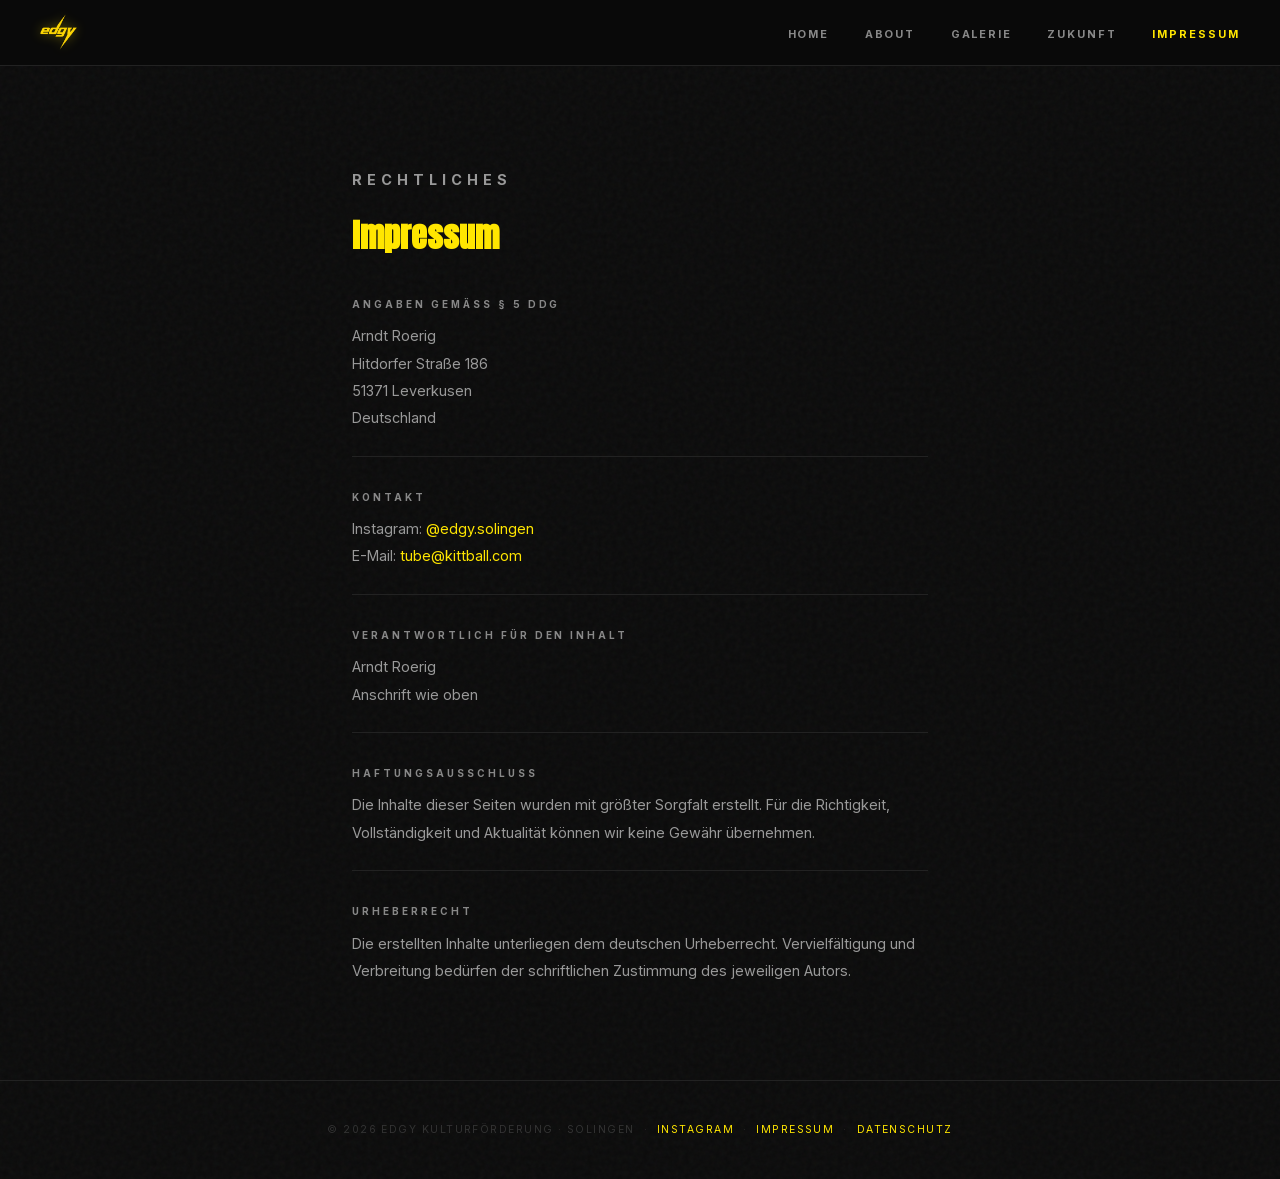
<file: impressum.html>
<!DOCTYPE html>
<html lang="de">
<head>
    <meta charset="UTF-8">
    <meta name="viewport" content="width=device-width, initial-scale=1.0">
    <title>Impressum — EDGY Kulturförderung</title>
    <link rel="stylesheet" href="style.css">
</head>
<body>

<nav>
    <a href="index.html" class="nav-logo">
        <img src="img/edgy_nav_logo.png" alt="EDGY">
    </a>
    <ul class="nav-links">
        <li><a href="index.html">Home</a></li>
        <li><a href="about.html">About</a></li>
        <li><a href="galerie.html">Galerie</a></li>
        <li><a href="zukunft.html">Zukunft</a></li>
        <li><a href="impressum.html" class="active">Impressum</a></li>
    </ul>
</nav>

<main>
    <div class="impressum-wrap">
        <p class="section-label" style="margin-top:2rem">Rechtliches</p>
        <h2>Impressum</h2>

        <h3>Angaben gemäß § 5 DDG</h3>
        <address>Arndt Roerig<br>Hitdorfer Straße 186<br>51371 Leverkusen<br>Deutschland</address>

        <hr>

        <h3>Kontakt</h3>
        <p>Instagram: <a href="https://instagram.com/edgy.solingen" target="_blank" rel="noopener noreferrer">@edgy.solingen</a><br>
        E-Mail: <a href="mailto:tube@kittball.com">tube@kittball.com</a></p>

        <hr>

        <h3>Verantwortlich für den Inhalt</h3>
        <p>Arndt Roerig<br>Anschrift wie oben</p>

        <hr>

        <h3>Haftungsausschluss</h3>
        <p>Die Inhalte dieser Seiten wurden mit größter Sorgfalt erstellt. Für die Richtigkeit, Vollständigkeit und Aktualität können wir keine Gewähr übernehmen.</p>

        <hr>

        <h3>Urheberrecht</h3>
        <p>Die erstellten Inhalte unterliegen dem deutschen Urheberrecht. Vervielfältigung und Verbreitung bedürfen der schriftlichen Zustimmung des jeweiligen Autors.</p>
    </div>
</main>

<footer>
    © 2026 EDGY Kulturförderung · Solingen &nbsp;·&nbsp;
    <a href="https://www.instagram.com/edgy.solingen" target="_blank" rel="noopener">Instagram</a>
    &nbsp;·&nbsp;
    <a href="impressum.html">Impressum</a>
    &nbsp;·&nbsp;
    <a href="datenschutz.html">Datenschutz</a>
</footer>

</body>
</html>
</file>
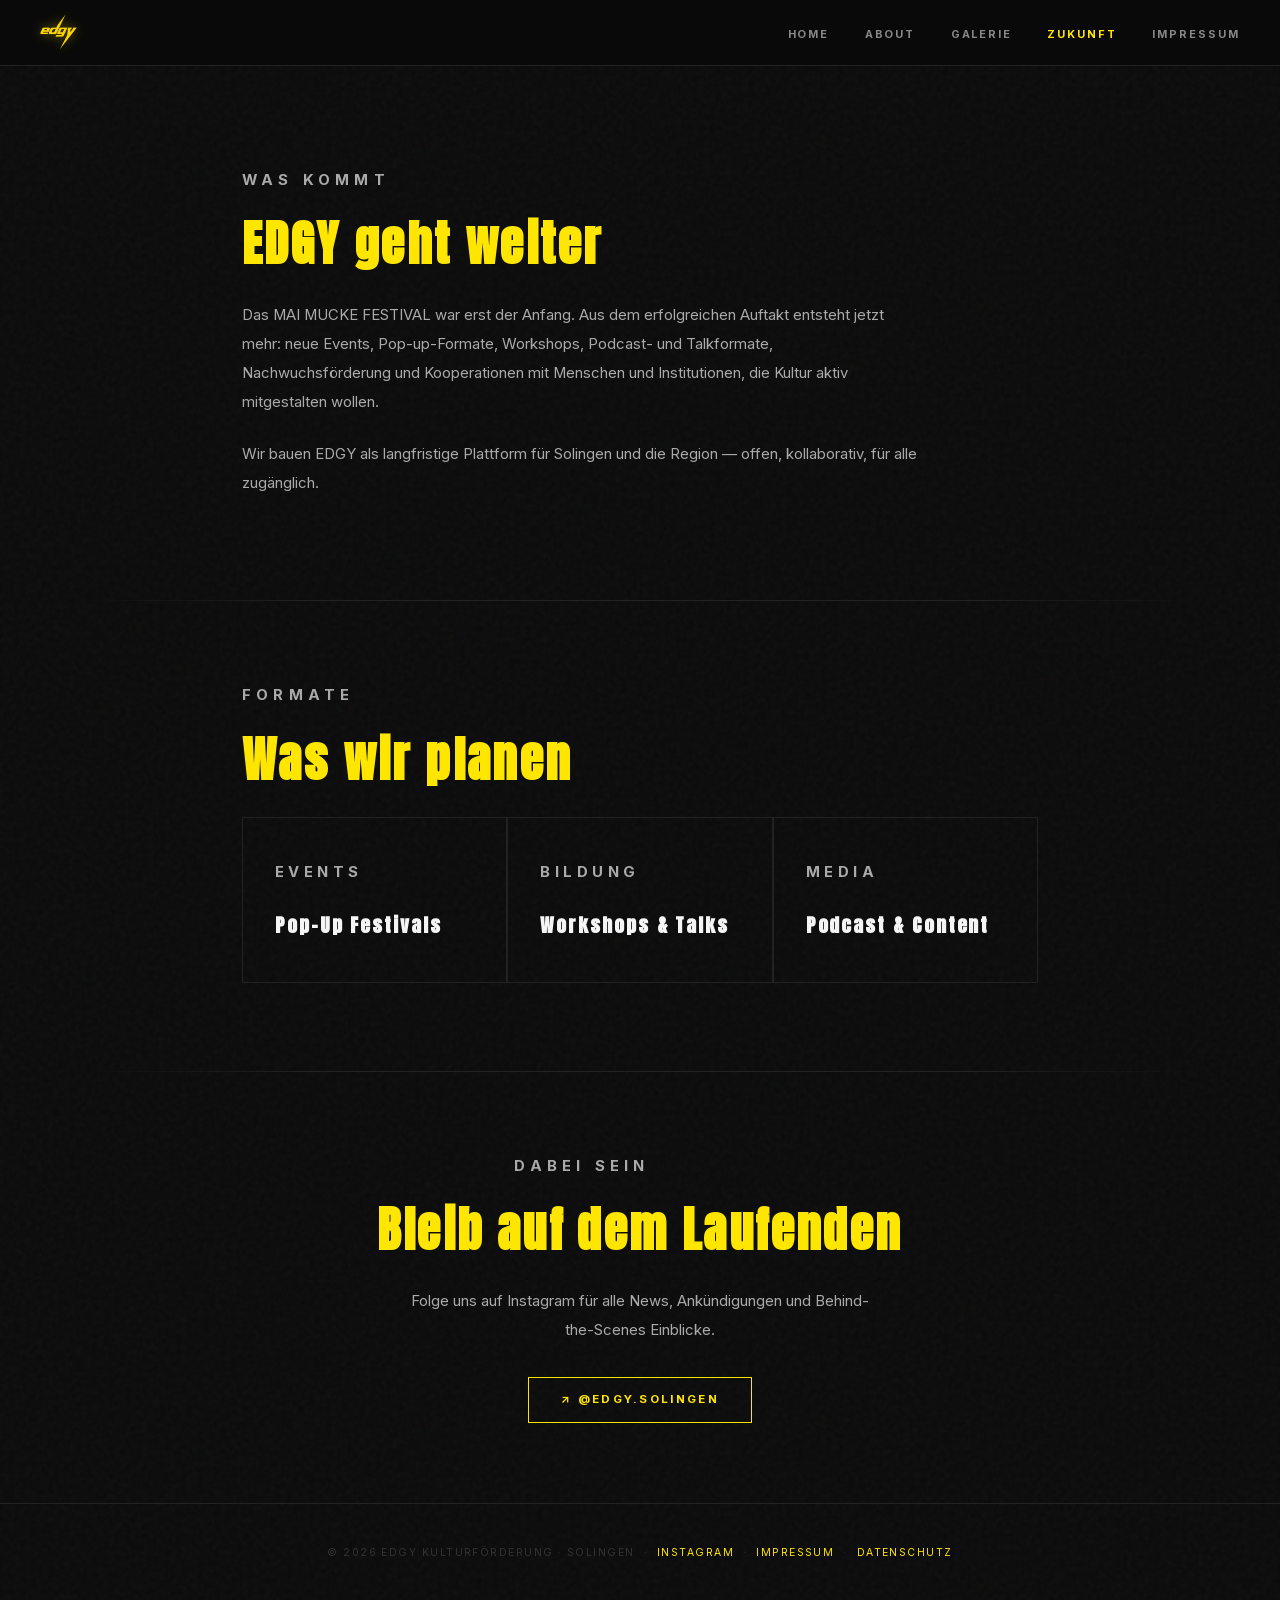
<file: zukunft.html>
<!DOCTYPE html>
<html lang="de">
<head>
    <meta charset="UTF-8">
    <meta name="viewport" content="width=device-width, initial-scale=1.0">
    <title>Zukunft — EDGY Kulturförderung</title>
    <link rel="stylesheet" href="style.css">
</head>
<body>

<nav>
    <a href="index.html" class="nav-logo">
        <img src="img/edgy_nav_logo.png" alt="EDGY">
    </a>
    <ul class="nav-links">
        <li><a href="index.html">Home</a></li>
        <li><a href="about.html">About</a></li>
        <li><a href="galerie.html">Galerie</a></li>
        <li><a href="zukunft.html" class="active">Zukunft</a></li>
        <li><a href="impressum.html">Impressum</a></li>
    </ul>
</nav>

<main>

    <section class="section" style="padding-top:6rem">
        <p class="section-label">Was kommt</p>
        <h2>EDGY geht weiter</h2>
        <p>Das MAI MUCKE FESTIVAL war erst der Anfang. Aus dem erfolgreichen Auftakt entsteht jetzt mehr: neue Events, Pop-up-Formate, Workshops, Podcast- und Talkformate, Nachwuchsförderung und Kooperationen mit Menschen und Institutionen, die Kultur aktiv mitgestalten wollen.</p>
        <p>Wir bauen EDGY als langfristige Plattform für Solingen und die Region — offen, kollaborativ, für alle zugänglich.</p>
    </section>

    <div class="divider"></div>

    <section class="section">
        <p class="section-label">Formate</p>
        <h2>Was wir planen</h2>
        <div class="pillars" style="max-width:100%;border:none;margin-top:1rem">
            <div class="pillar" style="border:1px solid var(--divider);margin-bottom:0.5rem">
                <p class="pillar-num">Events</p>
                <h3>Pop-Up Festivals</h3>
            </div>
            <div class="pillar" style="border:1px solid var(--divider);margin-bottom:0.5rem">
                <p class="pillar-num">Bildung</p>
                <h3>Workshops & Talks</h3>
            </div>
            <div class="pillar" style="border:1px solid var(--divider);margin-bottom:0.5rem">
                <p class="pillar-num">Media</p>
                <h3>Podcast & Content</h3>
            </div>
        </div>
    </section>

    <div class="divider"></div>

    <section class="section" style="text-align:center">
        <p class="section-label">Dabei sein</p>
        <h2>Bleib auf dem Laufenden</h2>
        <p style="max-width:480px;margin:0 auto 2rem">Folge uns auf Instagram für alle News, Ankündigungen und Behind-the-Scenes Einblicke.</p>
        <a href="https://www.instagram.com/edgy.solingen" target="_blank" rel="noopener" class="btn">↗ @edgy.solingen</a>
    </section>

</main>

<footer>
    © 2026 EDGY Kulturförderung · Solingen &nbsp;·&nbsp;
    <a href="https://www.instagram.com/edgy.solingen" target="_blank" rel="noopener">Instagram</a>
    &nbsp;·&nbsp;
    <a href="impressum.html">Impressum</a>
    &nbsp;·&nbsp;
    <a href="datenschutz.html">Datenschutz</a>
</footer>

</body>
</html>
</file>
<file: style.css>
@font-face { font-family: 'Anton'; font-style: normal; font-weight: 400; font-display: swap; src: url('fonts/Anton-Regular.woff2') format('woff2'); }
@font-face { font-family: 'Inter'; font-style: normal; font-weight: 400 700; font-display: swap; src: url('fonts/Inter-Variable.woff2') format('woff2'); }

:root {
    --black: #0A0A0A;
    --yellow: #FFE600;
    --gray: #888;
    --divider: #222;
    --white: #F5F5F5;
}

* { margin: 0; padding: 0; box-sizing: border-box; }
html { scroll-behavior: smooth; }

body {
    background-color: var(--black);
    background-image:
        url("data:image/svg+xml,%3Csvg viewBox='0 0 256 256' xmlns='http://www.w3.org/2000/svg'%3E%3Cfilter id='noise'%3E%3CfeTurbulence type='fractalNoise' baseFrequency='0.9' numOctaves='4' stitchTiles='stitch'/%3E%3C/filter%3E%3Crect width='100%25' height='100%25' filter='url(%23noise)' opacity='0.04'/%3E%3C/svg%3E");
    color: var(--white);
    font-family: 'Inter', sans-serif;
    line-height: 1.7;
}

/* ─── NAV ─── */
nav {
    position: fixed;
    top: 0; width: 100%; z-index: 100;
    display: flex;
    justify-content: space-between;
    align-items: center;
    padding: 0.9rem 2.5rem;
    background: rgba(10,10,10,0.96);
    backdrop-filter: blur(20px);
    border-bottom: 1px solid var(--divider);
}

.nav-logo img {
    height: 36px;
    width: auto;
    display: block;
    filter: drop-shadow(0 0 6px rgba(255,230,0,0.4));
}

.nav-links {
    display: flex;
    gap: 2.2rem;
    list-style: none;
}

.nav-links a {
    font-size: 0.68rem;
    font-weight: 700;
    letter-spacing: .18em;
    text-transform: uppercase;
    color: var(--gray);
    text-decoration: none;
    transition: color .2s;
}
.nav-links a:hover,
.nav-links a.active { color: var(--yellow); }

/* ─── PAGE WRAPPER ─── */
main { padding-top: 70px; }

/* ─── HERO ─── */
.hero {
    min-height: 90vh;
    display: flex;
    flex-direction: column;
    align-items: center;
    justify-content: center;
    text-align: center;
    padding: 4rem 2rem 5rem;
    position: relative;
    overflow: hidden;
}

.hero::before {
    content: '';
    position: absolute;
    inset: 0;
    background: radial-gradient(ellipse 60% 50% at 50% 50%, rgba(255,230,0,0.07) 0%, transparent 70%);
    pointer-events: none;
}

.hero-logo {
    width: min(520px, 85vw);
    height: auto;
    display: block;
    margin: 0 auto 2.5rem;
}

.hero-tagline {
    font-family: 'Anton', sans-serif;
    font-size: clamp(2.2rem, 6vw, 4.5rem);
    letter-spacing: .04em;
    line-height: 1.05;
    color: var(--white);
    margin-bottom: 0.5rem;
}
.hero-tagline span { color: var(--yellow); }

.hero-sub {
    font-size: 0.85rem;
    letter-spacing: .2em;
    text-transform: uppercase;
    color: var(--gray);
    margin-bottom: 2.5rem;
}

.btn {
    display: inline-block;
    padding: 0.75rem 2rem;
    border: 1.5px solid var(--yellow);
    color: var(--yellow);
    font-size: 0.72rem;
    font-weight: 700;
    letter-spacing: .2em;
    text-transform: uppercase;
    text-decoration: none;
    transition: background .2s, color .2s;
}
.btn:hover { background: var(--yellow); color: var(--black); }

/* ─── PILLARS ─── */
.pillars {
    display: grid;
    grid-template-columns: repeat(3, 1fr);
    gap: 0;
    border-top: 1px solid var(--divider);
    border-bottom: 1px solid var(--divider);
    max-width: 900px;
    margin: 0 auto;
}
.pillar {
    padding: 2.5rem 2rem;
    border-right: 1px solid var(--divider);
    text-align: left;
}
.pillar:last-child { border-right: none; }
.pillar-num {
    font-size: 0.6rem;
    letter-spacing: .3em;
    color: var(--yellow);
    font-weight: 700;
    text-transform: uppercase;
    margin-bottom: 0.5rem;
}
.pillar h3 {
    font-family: 'Anton', sans-serif;
    font-size: 1.2rem;
    letter-spacing: .1em;
    color: var(--white);
}

/* ─── SECTION ─── */
.section {
    max-width: 860px;
    margin: 0 auto;
    padding: 5rem 2rem;
}

.section-label {
    font-size: 0.62rem;
    font-weight: 700;
    letter-spacing: .35em;
    text-transform: uppercase;
    color: var(--yellow);
    margin-bottom: 1rem;
}

.section h2 {
    font-family: 'Anton', sans-serif;
    font-size: clamp(1.8rem, 4vw, 3rem);
    letter-spacing: .05em;
    color: var(--yellow);
    line-height: 1.15;
    margin-bottom: 1.8rem;
}

.section p {
    font-size: 0.93rem;
    color: #aaa;
    line-height: 1.95;
    margin-bottom: 1.4rem;
    max-width: 680px;
}

/* ─── DIVIDER ─── */
.divider {
    height: 1px;
    background: linear-gradient(to right, transparent, var(--divider) 20%, var(--divider) 80%, transparent);
    max-width: 1100px;
    margin: 0 auto;
}

/* ─── GALLERY GRID ─── */
.gallery-grid {
    columns: 3;
    column-gap: 0.5rem;
    padding: 0 2rem 5rem;
    max-width: 1100px;
    margin: 0 auto;
}
.gallery-grid img {
    width: 100%;
    display: block;
    margin-bottom: 0.5rem;
    break-inside: avoid;
    transition: opacity .3s;
}
.gallery-grid img:hover { opacity: 0.85; }

/* ─── PARTNER LOGOS ─── */
.partners {
    display: flex;
    gap: 2rem;
    align-items: center;
    flex-wrap: wrap;
    margin-top: 2rem;
}

/* ─── FOOTER ─── */
footer {
    text-align: center;
    padding: 2.5rem 2rem;
    font-size: 0.65rem;
    color: #333;
    border-top: 1px solid var(--divider);
    letter-spacing: .14em;
    text-transform: uppercase;
}
footer a { color: var(--yellow); text-decoration: none; }

/* ─── IMPRESSUM ─── */
.impressum-wrap {
    max-width: 640px;
    margin: 0 auto;
    padding: 4rem 2rem 6rem;
}
.impressum-wrap h2 {
    font-family: 'Anton', sans-serif;
    font-size: 2rem;
    color: var(--yellow);
    margin-bottom: 2rem;
}
.impressum-wrap h3 {
    font-size: 0.62rem;
    font-weight: 700;
    letter-spacing: .3em;
    text-transform: uppercase;
    color: var(--gray);
    margin-top: 2rem;
    margin-bottom: 0.6rem;
}
.impressum-wrap p, .impressum-wrap address {
    font-size: 0.9rem;
    color: #999;
    line-height: 1.9;
    font-style: normal;
}
.impressum-wrap a { color: var(--yellow); text-decoration: none; }
hr { border: none; border-top: 1px solid var(--divider); margin: 1.5rem 0; }

/* ─── RESPONSIVE ─── */
@media (max-width: 768px) {
    nav { padding: 0.85rem 1.5rem; }
    .nav-links { gap: 1.2rem; }
    .nav-links a { font-size: 0.62rem; letter-spacing: .1em; }
    .nav-logo img { height: 28px; }

    .hero { min-height: 80vh; padding: 3rem 1.5rem 4rem; }
    .hero-logo { width: min(300px, 80vw); }

    .pillars { grid-template-columns: 1fr; }
    .pillar { border-right: none; border-bottom: 1px solid var(--divider); padding: 1.8rem 1.5rem; }
    .pillar:last-child { border-bottom: none; }

    .section { padding: 3.5rem 1.5rem; }

    .gallery-grid { columns: 2; padding: 0 1.5rem 3rem; }
}

@media (max-width: 480px) {
    .nav-links { gap: 0.8rem; }
    .hero-tagline { font-size: 2rem; }
    .gallery-grid { columns: 1; }
}
</file>
